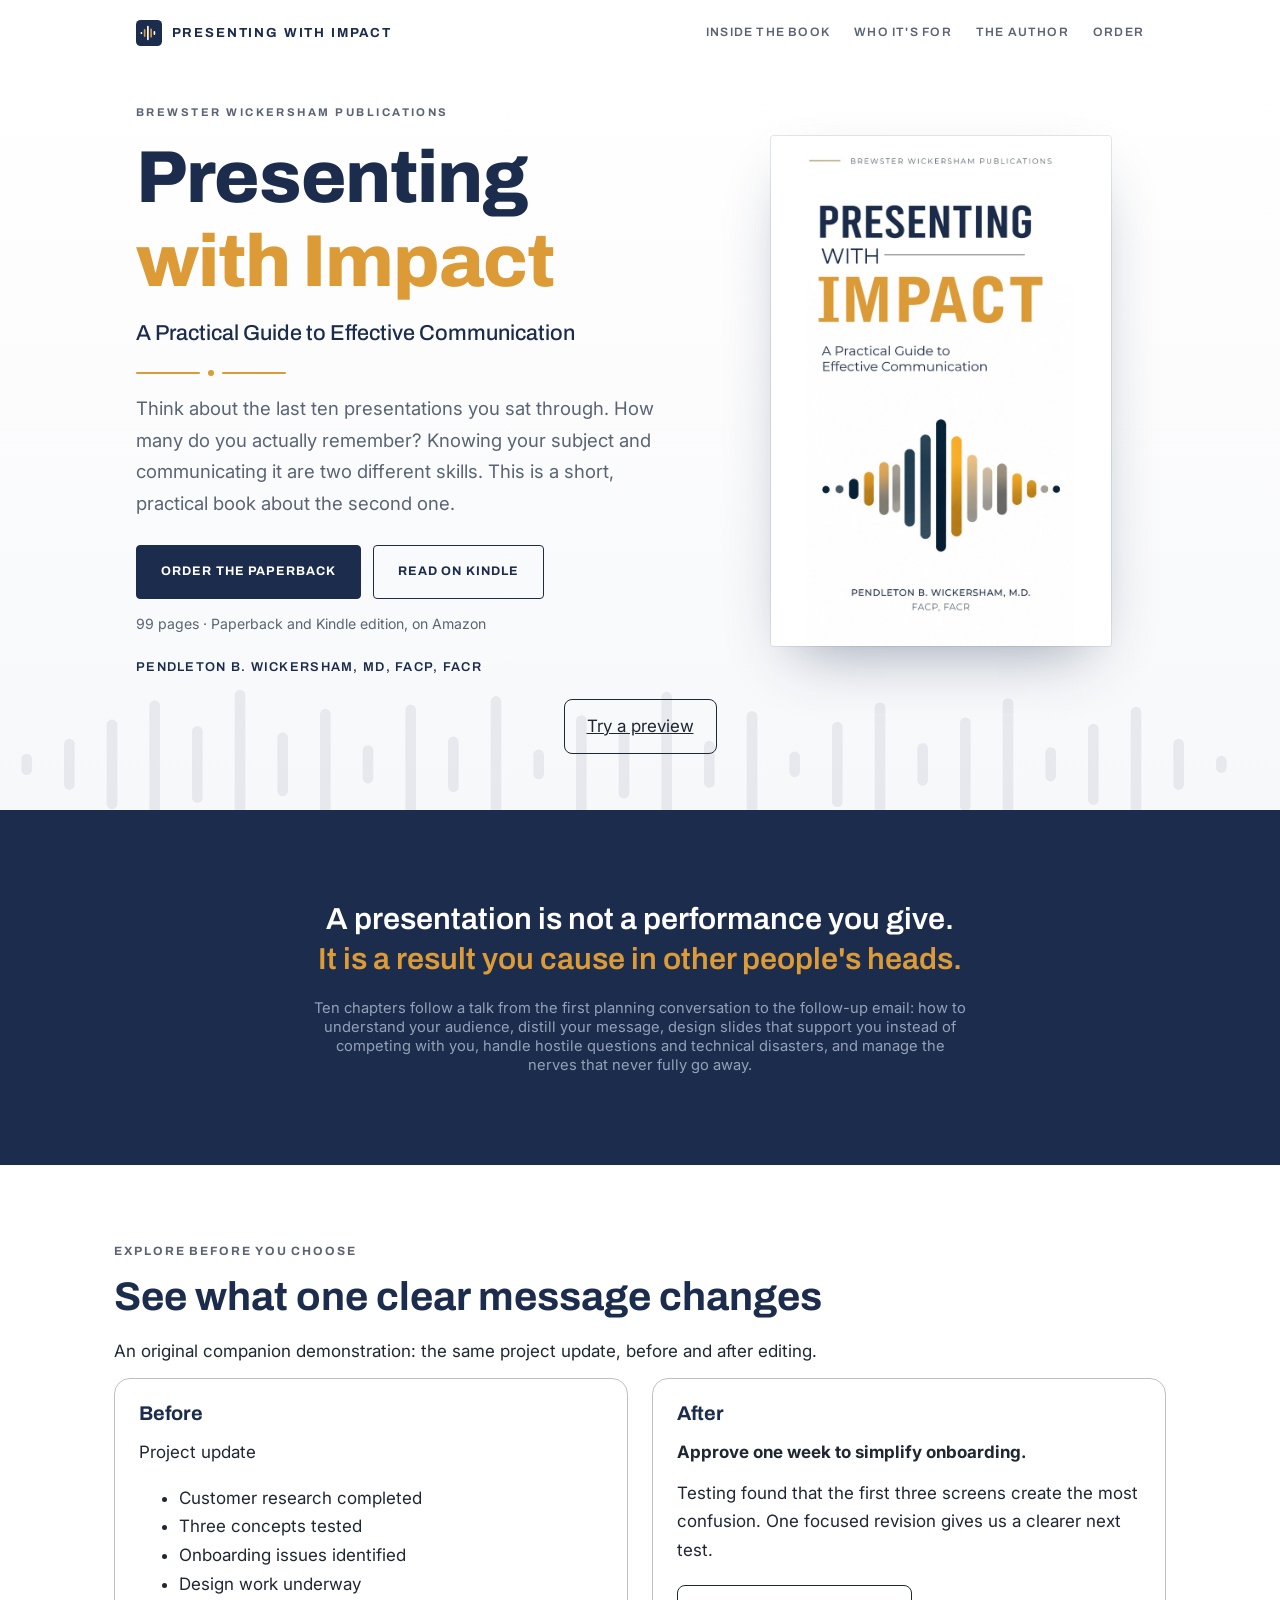
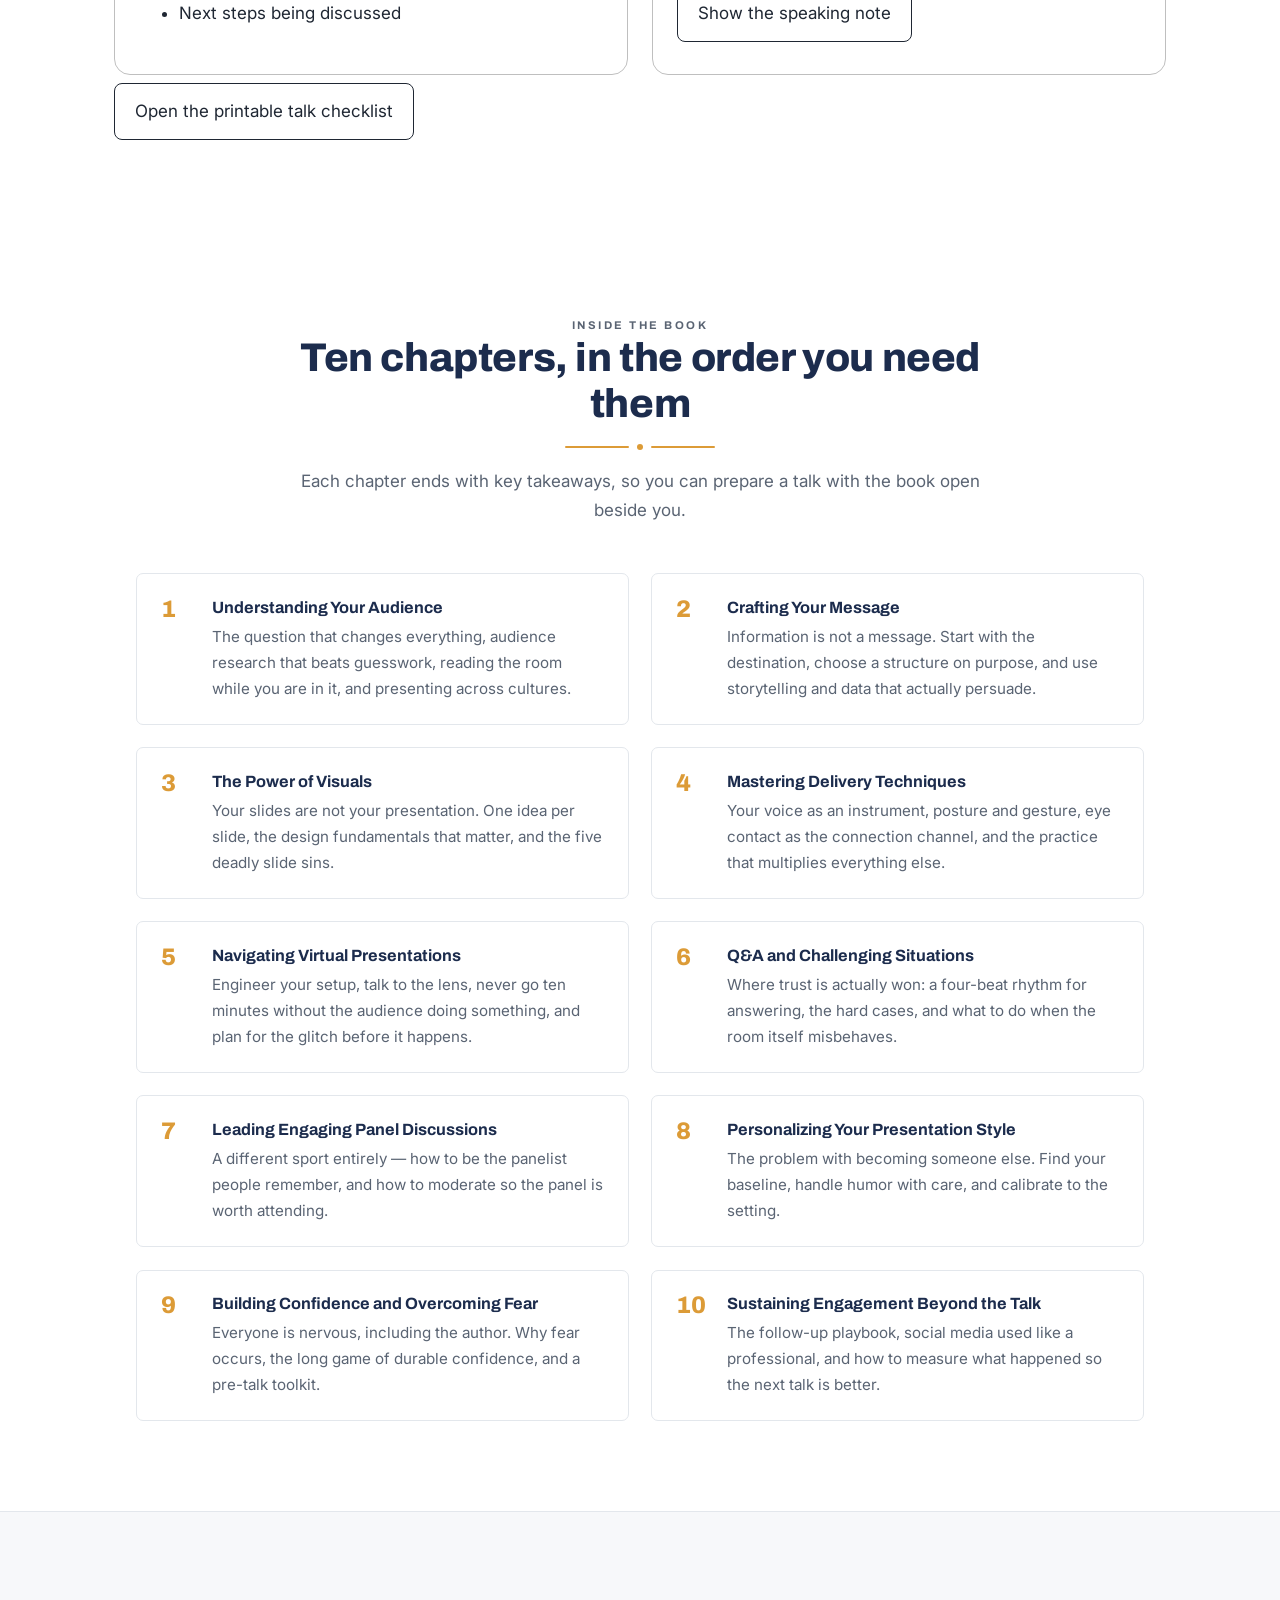
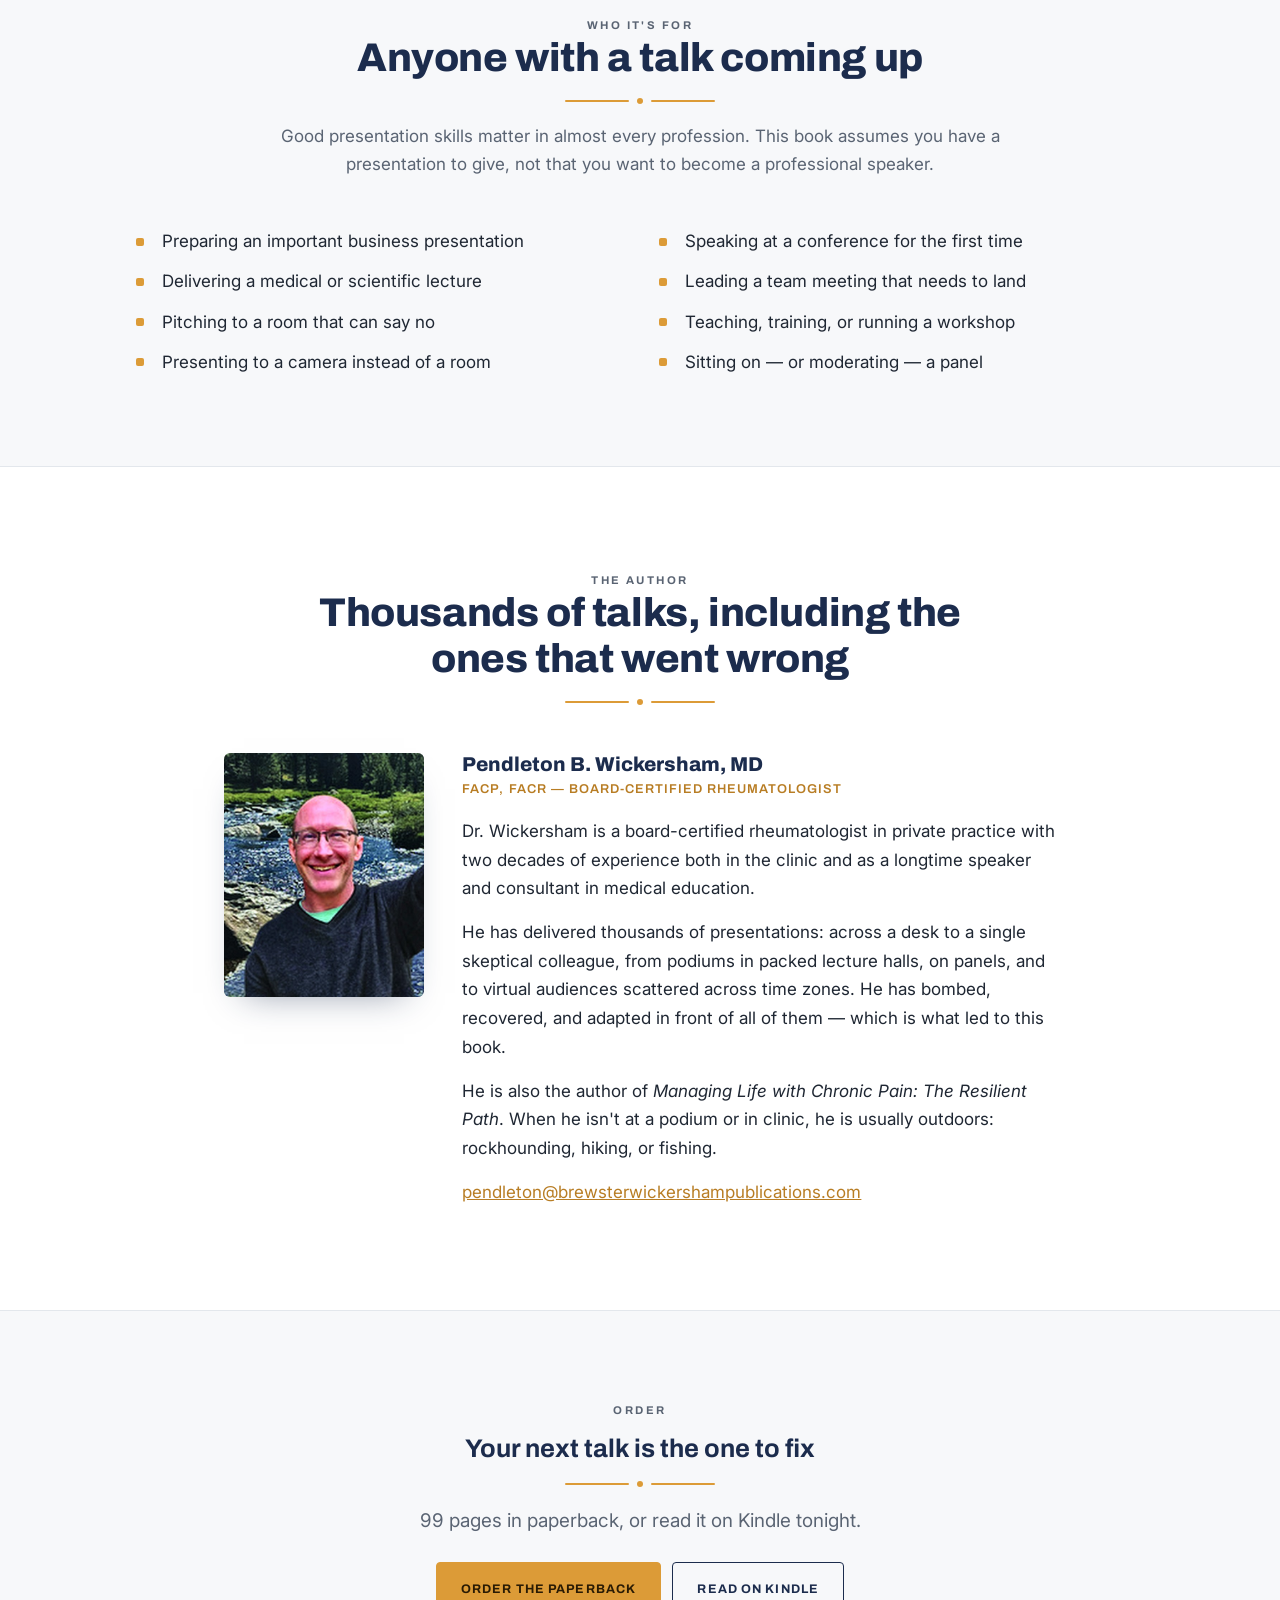
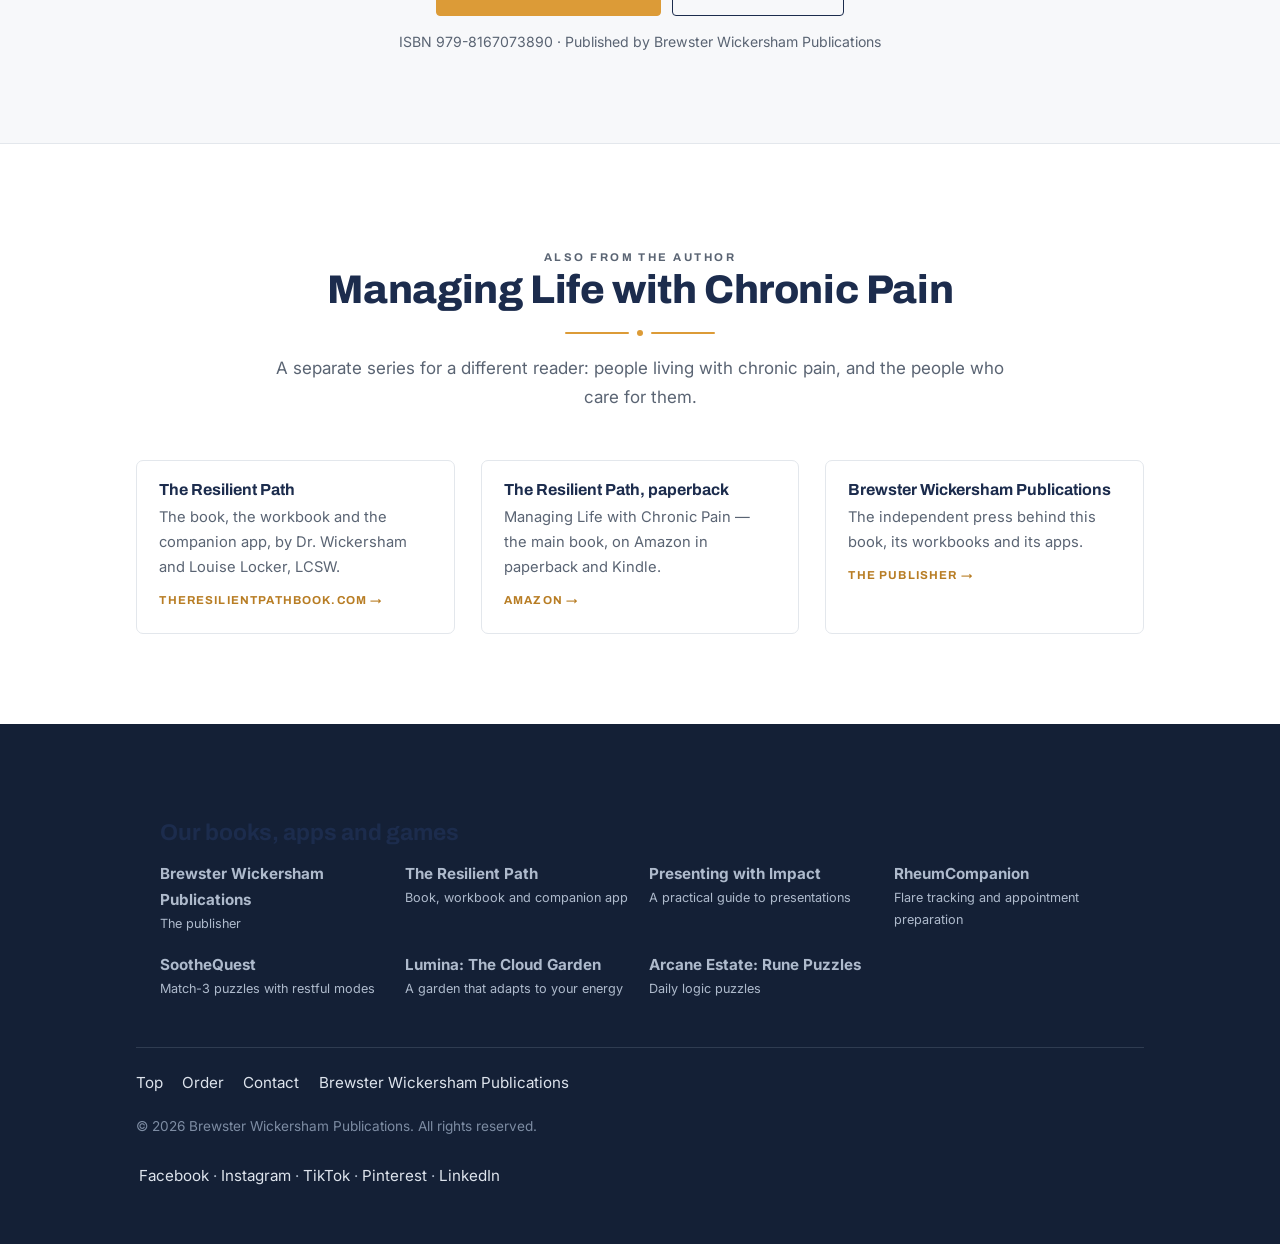
<file: index.html>
<!DOCTYPE html>

<html lang="en">
<head>
<meta charset="utf-8"/>
<meta content="width=device-width, initial-scale=1" name="viewport"/>
<title>Presenting with Impact — A Practical Guide to Effective Communication | Pendleton B. Wickersham, MD</title>
<meta content="Think about the last ten presentations you sat through. How many do you actually remember? Presenting with Impact is a practical guide to public speaking, slides, delivery, virtual talks, Q&amp;A and stage nerves, by Pendleton B. Wickersham, MD, FACP, FACR." name="description"/>
<meta content="Pendleton B. Wickersham, MD" name="author"/>
<meta content="presentation skills, public speaking book, how to give a presentation, slide design, virtual presentations, Q and A, panel discussions, speaking anxiety, Pendleton Wickersham, Presenting with Impact" name="keywords"/>
<meta content="index, follow" name="robots"/>
<link href="https://presentingwithimpactbook.com/" rel="canonical"/>
<meta content="book" property="og:type"/>
<meta content="Presenting with Impact" property="og:site_name"/>
<meta content="Presenting with Impact — A Practical Guide to Effective Communication" property="og:title"/>
<meta content="Think about the last ten presentations you sat through. How many do you actually remember? A practical guide to giving talks people remember." property="og:description"/>
<meta content="https://presentingwithimpactbook.com/" property="og:url"/>
<meta content="https://presentingwithimpactbook.com/images/og-image.jpg" property="og:image"/>
<meta content="https://presentingwithimpactbook.com/images/og-image.jpg" property="og:image:secure_url"/>
<meta content="image/jpeg" property="og:image:type"/>
<meta content="1200" property="og:image:width"/>
<meta content="630" property="og:image:height"/>
<meta content="Presenting with Impact: A Practical Guide to Effective Communication, by Pendleton B. Wickersham, MD" property="og:image:alt"/>
<meta content="summary_large_image" name="twitter:card"/>
<meta content="Presenting with Impact — A Practical Guide to Effective Communication" name="twitter:title"/>
<meta content="A practical guide to giving talks people actually remember, by Pendleton B. Wickersham, MD, FACP, FACR." name="twitter:description"/>
<meta content="https://presentingwithimpactbook.com/images/og-image.jpg" name="twitter:image"/>
<link href="images/favicon.png" rel="icon" sizes="64x64"/>
<link href="images/icon.png" rel="icon" sizes="512x512"/>
<link href="images/apple-touch-icon.png" rel="apple-touch-icon"/>
<link href="https://fonts.googleapis.com" rel="preconnect"/>
<link crossorigin="" href="https://fonts.gstatic.com" rel="preconnect"/>
<link href="https://fonts.googleapis.com/css2?family=Archivo:wght@500;600;700;800&amp;family=Inter:wght@400;500;600&amp;display=swap" rel="stylesheet"/>
<link href="site.css" rel="stylesheet"/>
<!-- Structured data: the book, its two editions, the author and the publisher.
     Keep the ISBN, page counts and Amazon URLs in step with the listings. -->
<script type="application/ld+json">
{
  "@context": "https://schema.org",
  "@graph": [
    {
      "@type": "WebSite",
      "@id": "https://presentingwithimpactbook.com/#website",
      "url": "https://presentingwithimpactbook.com/",
      "name": "Presenting with Impact",
      "inLanguage": "en-US",
      "publisher": { "@id": "https://brewsterwickershampublications.com/#organization" }
    },
    {
      "@type": "Organization",
      "@id": "https://brewsterwickershampublications.com/#organization",
      "name": "Brewster Wickersham Publications",
      "url": "https://brewsterwickershampublications.com/",
      "logo": "https://brewsterwickershampublications.com/logo.jpg",
      "email": "info@brewsterwickershampublications.com"
    },
    {
      "@type": "Person",
      "@id": "https://theresilientpathbook.com/#pendleton-wickersham",
      "name": "Pendleton B. Wickersham",
      "honorificSuffix": "MD, FACP, FACR",
      "jobTitle": "Board-certified rheumatologist",
      "description": "Board-certified rheumatologist in private practice, longtime speaker and consultant in medical education, and author of Presenting with Impact and Managing Life with Chronic Pain: The Resilient Path.",
      "email": "pendleton@brewsterwickershampublications.com",
      "url": "https://presentingwithimpactbook.com/#author",
      "sameAs": [
        "https://www.amazon.com/stores/author/B004TYIEZQ",
        "https://theresilientpathbook.com/"
      ]
    },
    {
      "@type": "Book",
      "@id": "https://presentingwithimpactbook.com/#book",
      "name": "Presenting with Impact: A Practical Guide to Effective Communication",
      "alternateName": "Presenting with Impact",
      "description": "A practical guide to improving your public speaking, building confidence and delivering presentations that connect: understanding your audience, crafting a message, slide design, delivery, virtual presentations, Q&A, panels, personal style, speaking anxiety and follow-up.",
      "url": "https://presentingwithimpactbook.com/",
      "image": "https://presentingwithimpactbook.com/images/cover.jpg",
      "author": { "@id": "https://theresilientpathbook.com/#pendleton-wickersham" },
      "publisher": { "@id": "https://brewsterwickershampublications.com/#organization" },
      "inLanguage": "en",
      "datePublished": "2026-11-01",
      "genre": "Business & Money / Skills / Communications",
      "about": ["Public speaking", "Presentation skills", "Business communication", "Slide design", "Virtual presentations"],
      "workExample": [
        {
          "@type": "Book",
          "@id": "https://presentingwithimpactbook.com/#paperback",
          "bookFormat": "https://schema.org/Paperback",
          "isbn": "9798167073890",
          "numberOfPages": 99,
          "datePublished": "2026-11-01",
          "inLanguage": "en",
          "url": "https://www.amazon.com/dp/B0HQ2JQ6SQ"
        },
        {
          "@type": "Book",
          "@id": "https://presentingwithimpactbook.com/#kindle",
          "bookFormat": "https://schema.org/EBook",
          "numberOfPages": 107,
          "datePublished": "2026-11-01",
          "inLanguage": "en",
          "url": "https://www.amazon.com/dp/B0HQ1P6CZH",
          "identifier": { "@type": "PropertyValue", "propertyID": "ASIN", "value": "B0HQ1P6CZH" }
        }
      ]
    }
  ]
}
</script>
<link href="experience.css" rel="stylesheet"/>
</head>
<body>
<a class="skip" href="#main">Skip to content</a>
<!-- ==================== nav ==================== -->
<header class="nav" id="nav">
<div class="wrap nav__in">
<a class="brand" href="#top">
<svg aria-hidden="true" viewbox="0 0 40 40">
<rect fill="#1C2C4D" height="40" rx="7" width="40"></rect>
<g fill="#fff">
<rect height="3" rx="1.3" width="2.6" x="7" y="18.5"></rect>
<rect fill="#DC9B37" height="12" rx="1.3" width="2.6" x="12" y="14"></rect>
<rect height="22" rx="1.3" width="2.6" x="17" y="9"></rect>
<rect fill="#DC9B37" height="14" rx="1.3" width="2.6" x="22" y="13"></rect>
<rect height="6" rx="1.3" width="2.6" x="27" y="17"></rect>
</g>
</svg>
<b>Presenting with Impact</b>
</a>
<button aria-controls="navlinks" aria-expanded="false" aria-label="Menu" class="nav__toggle">
<span></span><span></span><span></span>
</button>
<nav class="nav__links" id="navlinks">
<a href="#inside">Inside the book</a>
<a href="#who">Who it's for</a>
<a href="#author">The author</a>
<a href="#order">Order</a>
</nav>
</div>
</header>
<main id="main">
<!-- ==================== hero ==================== -->
<section class="hero" id="top">
<svg aria-hidden="true" class="hero__wave" preserveaspectratio="none" viewbox="0 0 1200 160">
<g fill="#1C2C4D">
<rect height="20" rx="5" width="10" x="20" y="70"></rect><rect height="48" rx="5" width="10" x="60" y="56"></rect>
<rect height="84" rx="5" width="10" x="100" y="38"></rect><rect height="120" rx="5" width="10" x="140" y="20"></rect>
<rect height="72" rx="5" width="10" x="180" y="44"></rect><rect height="140" rx="5" width="10" x="220" y="10"></rect>
<rect height="60" rx="5" width="10" x="260" y="50"></rect><rect height="104" rx="5" width="10" x="300" y="28"></rect>
<rect height="36" rx="5" width="10" x="340" y="62"></rect><rect height="112" rx="5" width="10" x="380" y="24"></rect>
<rect height="52" rx="5" width="10" x="420" y="54"></rect><rect height="128" rx="5" width="10" x="460" y="16"></rect>
<rect height="28" rx="5" width="10" x="500" y="66"></rect><rect height="92" rx="5" width="10" x="540" y="34"></rect>
<rect height="64" rx="5" width="10" x="580" y="48"></rect><rect height="136" rx="5" width="10" x="620" y="12"></rect>
<rect height="44" rx="5" width="10" x="660" y="58"></rect><rect height="100" rx="5" width="10" x="700" y="30"></rect>
<rect height="24" rx="5" width="10" x="740" y="68"></rect><rect height="80" rx="5" width="10" x="780" y="40"></rect>
<rect height="116" rx="5" width="10" x="820" y="22"></rect><rect height="40" rx="5" width="10" x="860" y="60"></rect>
<rect height="88" rx="5" width="10" x="900" y="36"></rect><rect height="124" rx="5" width="10" x="940" y="18"></rect>
<rect height="32" rx="5" width="10" x="980" y="64"></rect><rect height="76" rx="5" width="10" x="1020" y="42"></rect>
<rect height="108" rx="5" width="10" x="1060" y="26"></rect><rect height="48" rx="5" width="10" x="1100" y="56"></rect>
<rect height="16" rx="5" width="10" x="1140" y="72"></rect>
</g>
</svg>
<div class="wrap hero__in">
<div>
<p class="eyebrow">Brewster Wickersham Publications</p>
<h1>Presenting<em>with Impact</em></h1>
<p class="hero__sub">A Practical Guide to Effective Communication</p>
<div class="rule" style="justify-content:flex-start"><i></i></div>
<p class="hero__lede">
        Think about the last ten presentations you sat through. How many do you actually remember?
        Knowing your subject and communicating it are two different skills. This is a short, practical
        book about the second one.
      </p>
<div class="btns">
<a class="btn" href="https://www.amazon.com/dp/B0HQ2JQ6SQ" rel="noopener" target="_blank">Order the paperback</a>
<a class="btn btn--ghost" href="https://www.amazon.com/dp/B0HQ1P6CZH" rel="noopener" target="_blank">Read on Kindle</a>
</div>
<p class="fmt-note">99 pages · Paperback and Kindle edition, on Amazon</p>
<p class="hero__by">Pendleton B. Wickersham, MD, FACP, FACR</p>
</div>
<div class="hero__art">
<img alt="Presenting with Impact: A Practical Guide to Effective Communication — book cover" fetchpriority="high" height="1200" src="images/cover.jpg" width="800"/>
</div>
</div>
<a class="preview-link" href="#try-it">Try a preview</a></section>
<!-- ==================== premise ==================== -->
<section class="sec sec--navy">
<div class="wrap quote">
<p>A presentation is not a performance you give.<span>It is a result you cause in other people's heads.</span></p>
<p class="src">
      Ten chapters follow a talk from the first planning conversation to the follow-up email: how to
      understand your audience, distill your message, design slides that support you instead of
      competing with you, handle hostile questions and technical disasters, and manage the nerves
      that never fully go away.
    </p>
</div>
</section>
<!-- ==================== inside the book ==================== -->
<section class="experience" id="try-it"><p class="eyebrow">Explore before you choose</p><h2>See what one clear message changes</h2><p>An original companion demonstration: the same project update, before and after editing.</p><div class="demo-grid"><div class="demo-panel"><h3>Before</h3><p>Project update</p><ul><li>Customer research completed</li><li>Three concepts tested</li><li>Onboarding issues identified</li><li>Design work underway</li><li>Next steps being discussed</li></ul></div><div class="demo-panel"><h3>After</h3><p id="slide-message"><strong>Approve one week to simplify onboarding.</strong></p><p>Testing found that the first three screens create the most confusion. One focused revision gives us a clearer next test.</p><button aria-pressed="false" id="slide-toggle">Show the speaking note</button><p hidden="" id="slide-note">Lead with the decision you need. Use the slide for the conclusion, then explain the evidence aloud.</p></div></div><a class="action" href="checklist.html">Open the printable talk checklist</a></section>
<section class="sec" id="inside">
<div class="wrap">
<div class="sec__head">
<p class="eyebrow">Inside the book</p>
<h2>Ten chapters, in the order you need them</h2>
<div class="rule"><i></i></div>
<p>Each chapter ends with key takeaways, so you can prepare a talk with the book open beside you.</p>
</div>
<div class="chapters">
<article class="chapter"><b>1</b><div>
<h3>Understanding Your Audience</h3>
<p>The question that changes everything, audience research that beats guesswork, reading the room while you are in it, and presenting across cultures.</p>
</div></article>
<article class="chapter"><b>2</b><div>
<h3>Crafting Your Message</h3>
<p>Information is not a message. Start with the destination, choose a structure on purpose, and use storytelling and data that actually persuade.</p>
</div></article>
<article class="chapter"><b>3</b><div>
<h3>The Power of Visuals</h3>
<p>Your slides are not your presentation. One idea per slide, the design fundamentals that matter, and the five deadly slide sins.</p>
</div></article>
<article class="chapter"><b>4</b><div>
<h3>Mastering Delivery Techniques</h3>
<p>Your voice as an instrument, posture and gesture, eye contact as the connection channel, and the practice that multiplies everything else.</p>
</div></article>
<article class="chapter"><b>5</b><div>
<h3>Navigating Virtual Presentations</h3>
<p>Engineer your setup, talk to the lens, never go ten minutes without the audience doing something, and plan for the glitch before it happens.</p>
</div></article>
<article class="chapter"><b>6</b><div>
<h3>Q&amp;A and Challenging Situations</h3>
<p>Where trust is actually won: a four-beat rhythm for answering, the hard cases, and what to do when the room itself misbehaves.</p>
</div></article>
<article class="chapter"><b>7</b><div>
<h3>Leading Engaging Panel Discussions</h3>
<p>A different sport entirely — how to be the panelist people remember, and how to moderate so the panel is worth attending.</p>
</div></article>
<article class="chapter"><b>8</b><div>
<h3>Personalizing Your Presentation Style</h3>
<p>The problem with becoming someone else. Find your baseline, handle humor with care, and calibrate to the setting.</p>
</div></article>
<article class="chapter"><b>9</b><div>
<h3>Building Confidence and Overcoming Fear</h3>
<p>Everyone is nervous, including the author. Why fear occurs, the long game of durable confidence, and a pre-talk toolkit.</p>
</div></article>
<article class="chapter"><b>10</b><div>
<h3>Sustaining Engagement Beyond the Talk</h3>
<p>The follow-up playbook, social media used like a professional, and how to measure what happened so the next talk is better.</p>
</div></article>
</div>
</div>
</section>
<!-- ==================== who it's for ==================== -->
<section class="sec sec--tint" id="who">
<div class="wrap">
<div class="sec__head">
<p class="eyebrow">Who it's for</p>
<h2>Anyone with a talk coming up</h2>
<div class="rule"><i></i></div>
<p>Good presentation skills matter in almost every profession. This book assumes you have a
         presentation to give, not that you want to become a professional speaker.</p>
</div>
<ul class="ticks two-col">
<li>Preparing an important business presentation</li>
<li>Speaking at a conference for the first time</li>
<li>Delivering a medical or scientific lecture</li>
<li>Leading a team meeting that needs to land</li>
<li>Pitching to a room that can say no</li>
<li>Teaching, training, or running a workshop</li>
<li>Presenting to a camera instead of a room</li>
<li>Sitting on — or moderating — a panel</li>
</ul>
</div>
</section>
<!-- ==================== author ==================== -->
<section class="sec" id="author">
<div class="wrap">
<div class="sec__head">
<p class="eyebrow">The author</p>
<h2>Thousands of talks, including the ones that went wrong</h2>
<div class="rule"><i></i></div>
</div>
<div class="author">
<img alt="Pendleton B. Wickersham, MD" height="500" onerror="this.style.display='none'" src="images/author-wickersham.jpg" width="400"/>
<div>
<h3>Pendleton B. Wickersham, MD</h3>
<p class="creds">FACP, FACR — Board-certified rheumatologist</p>
<p>
          Dr. Wickersham is a board-certified rheumatologist in private practice with two decades of
          experience both in the clinic and as a longtime speaker and consultant in medical education.
        </p>
<p>
          He has delivered thousands of presentations: across a desk to a single skeptical colleague,
          from podiums in packed lecture halls, on panels, and to virtual audiences scattered across
          time zones. He has bombed, recovered, and adapted in front of all of them — which is what
          led to this book.
        </p>
<p>
          He is also the author of <em>Managing Life with Chronic Pain: The Resilient Path</em>. When he
          isn't at a podium or in clinic, he is usually outdoors: rockhounding, hiking, or fishing.
        </p>
<p><a href="mailto:pendleton@brewsterwickershampublications.com">pendleton@brewsterwickershampublications.com</a></p>
</div>
</div>
</div>
</section>
<!-- ==================== order ==================== -->
<section class="sec sec--tint order" id="order">
<div class="wrap">
<p class="eyebrow">Order</p>
<h2>Your next talk is the one to fix</h2>
<div class="rule"><i></i></div>
<p class="lede" style="max-width:36rem;margin:1rem auto 0">
      99 pages in paperback, or read it on Kindle tonight.
    </p>
<div class="btns">
<a class="btn btn--amber" href="https://www.amazon.com/dp/B0HQ2JQ6SQ" rel="noopener" target="_blank">Order the paperback</a>
<a class="btn btn--ghost" href="https://www.amazon.com/dp/B0HQ1P6CZH" rel="noopener" target="_blank">Read on Kindle</a>
</div>
<p class="fmt-note">ISBN 979-8167073890 · Published by Brewster Wickersham Publications</p>
</div>
</section>
<!-- ==================== also from the publisher ==================== -->
<section class="sec">
<div class="wrap">
<div class="sec__head">
<p class="eyebrow">Also from the author</p>
<h2>Managing Life with Chronic Pain</h2>
<div class="rule"><i></i></div>
<p>A separate series for a different reader: people living with chronic pain, and the people
         who care for them.</p>
</div>
<div class="also">
<a href="https://theresilientpathbook.com/" rel="noopener" target="_blank">
<h3>The Resilient Path</h3>
<p>The book, the workbook and the companion app, by Dr. Wickersham and Louise Locker, LCSW.</p>
<span>theresilientpathbook.com →</span>
</a>
<a href="https://www.amazon.com/dp/B0HJ1NMXLL" rel="noopener" target="_blank">
<h3>The Resilient Path, paperback</h3>
<p>Managing Life with Chronic Pain — the main book, on Amazon in paperback and Kindle.</p>
<span>Amazon →</span>
</a>
<a href="https://brewsterwickershampublications.com/" rel="noopener" target="_blank">
<h3>Brewster Wickersham Publications</h3>
<p>The independent press behind this book, its workbooks and its apps.</p>
<span>The publisher →</span>
</a>
</div>
</div>
</section>
</main>
<!-- ==================== footer ==================== -->
<footer>
<div class="wrap">
<section aria-label="All our websites" class="network-links"><h2>Our books, apps and games</h2><ul class="network-catalog"><li><a href="https://brewsterwickershampublications.com/">Brewster Wickersham Publications</a><small>The publisher</small></li><li><a href="https://theresilientpathbook.com/">The Resilient Path</a><small>Book, workbook and companion app</small></li><li><a href="https://presentingwithimpactbook.com/">Presenting with Impact</a><small>A practical guide to presentations</small></li><li><a href="https://www.rheumcompanion.com/">RheumCompanion</a><small>Flare tracking and appointment preparation</small></li><li><a href="https://www.soothequest.com/">SootheQuest</a><small>Match-3 puzzles with restful modes</small></li><li><a href="https://www.luminacloudgarden.com/">Lumina: The Cloud Garden</a><small>A garden that adapts to your energy</small></li><li><a href="https://www.arcaneestategame.com/">Arcane Estate: Rune Puzzles</a><small>Daily logic puzzles</small></li></ul></section>
<nav aria-label="Footer">
<a href="#top">Top</a>
<a href="#order">Order</a>
<a href="mailto:info@brewsterwickershampublications.com">Contact</a>
<a href="https://brewsterwickershampublications.com/" rel="noopener" target="_blank">Brewster Wickersham Publications</a>
</nav>
<p class="copyright">© <span id="yr">2026</span> Brewster Wickersham Publications. All rights reserved.</p>
</div>
<p class="social-links"><a href="https://www.facebook.com/WeareBrewsterWickershamPublications/">Facebook</a> · <a href="https://www.instagram.com/brewsterwickershampublication/">Instagram</a> · <a href="https://www.tiktok.com/@brewster.wickersh">TikTok</a> · <a href="https://www.pinterest.com/brewsterwickershampublications/">Pinterest</a> · <a href="https://www.linkedin.com/company/brewster-wickersham-publications/">LinkedIn</a></p></footer>
<script>
(function () {
  var nav = document.getElementById('nav');
  var onScroll = function () { nav.classList.toggle('is-stuck', window.scrollY > 8); };
  onScroll();
  window.addEventListener('scroll', onScroll, { passive: true });

  var toggle = document.querySelector('.nav__toggle');
  var links = document.getElementById('navlinks');
  toggle.addEventListener('click', function () {
    var open = links.classList.toggle('open');
    toggle.setAttribute('aria-expanded', open ? 'true' : 'false');
  });
  links.addEventListener('click', function (e) {
    if (e.target.tagName === 'A') {
      links.classList.remove('open');
      toggle.setAttribute('aria-expanded', 'false');
    }
  });

  document.getElementById('yr').textContent = new Date().getFullYear();
})();
</script>
<script defer="" src="demo.js"></script></body>
</html>
</file>
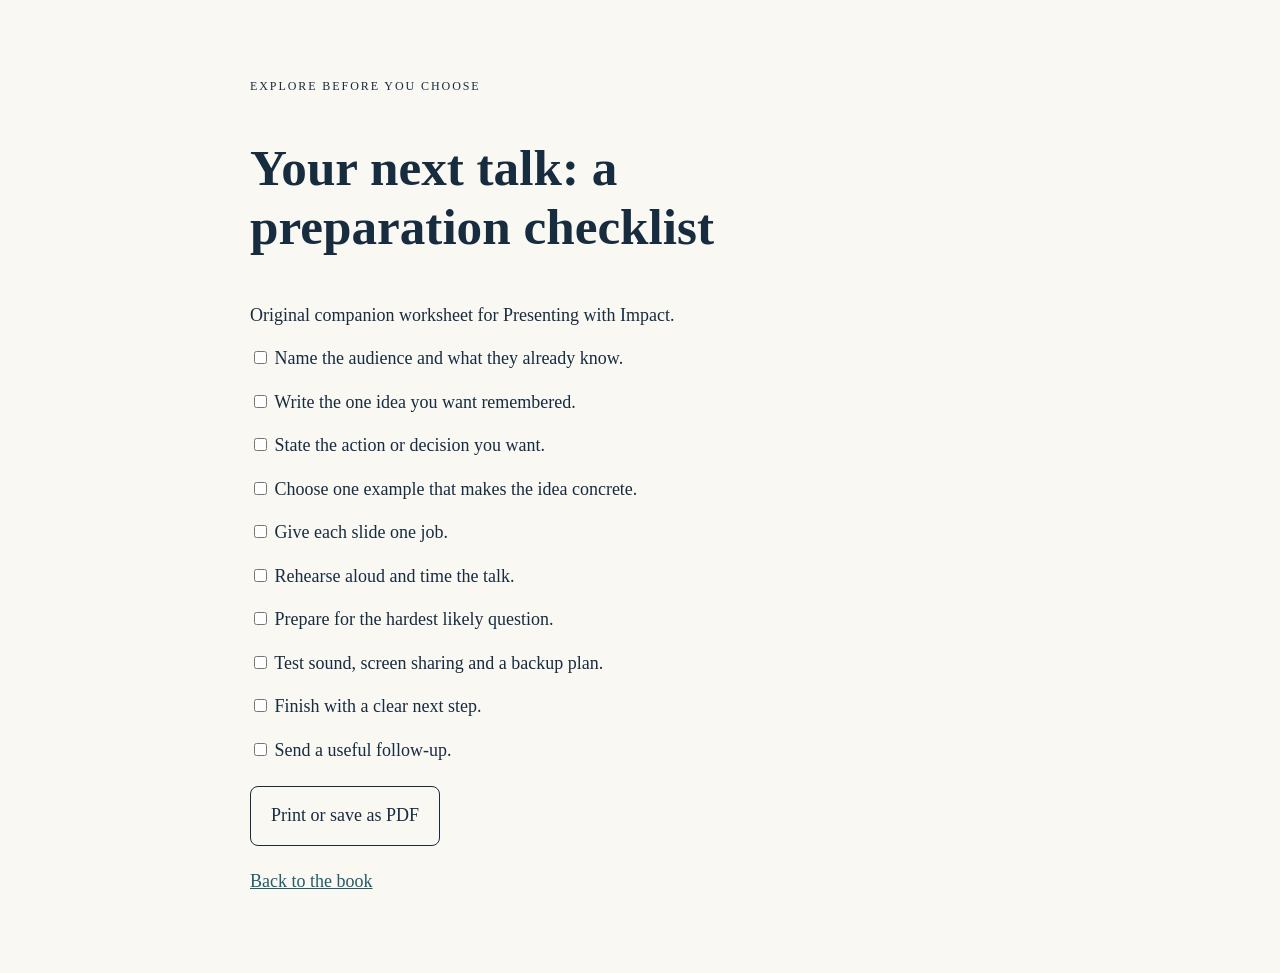
<file: checklist.html>
<!DOCTYPE html>
<html lang="en"><head><meta charset="utf-8"/><meta content="width=device-width,initial-scale=1" name="viewport"/><title>Talk preparation checklist</title><link href="experience.css" rel="stylesheet"/><style>body{font:18px/1.75 Georgia,serif;background:#faf8f3;color:#182c40;margin:0}.experience{max-width:780px}a{color:#235d69}</style></head><body><main><section class="experience" id="try-it"><p class="eyebrow">Explore before you choose</p><h1>Your next talk: a preparation checklist</h1><p>Original companion worksheet for Presenting with Impact.</p><p><label><input type="checkbox"/> Name the audience and what they already know.</label></p><p><label><input type="checkbox"/> Write the one idea you want remembered.</label></p><p><label><input type="checkbox"/> State the action or decision you want.</label></p><p><label><input type="checkbox"/> Choose one example that makes the idea concrete.</label></p><p><label><input type="checkbox"/> Give each slide one job.</label></p><p><label><input type="checkbox"/> Rehearse aloud and time the talk.</label></p><p><label><input type="checkbox"/> Prepare for the hardest likely question.</label></p><p><label><input type="checkbox"/> Test sound, screen sharing and a backup plan.</label></p><p><label><input type="checkbox"/> Finish with a clear next step.</label></p><p><label><input type="checkbox"/> Send a useful follow-up.</label></p><button onclick="window.print()">Print or save as PDF</button><p><a href="/">Back to the book</a></p></section></main></body></html>
</file>
<file: site.css>
/* ============================================================
   Presenting with Impact — shared styles.
   Palette sampled from the printed cover: navy #1C2C4D,
   amber #DC9B37, white. The waveform is the cover's motif.
   ============================================================ */
:root{
  --navy:#1C2C4D;
  --navy-deep:#142036;
  --amber:#DC9B37;
  --amber-dark:#B87D24;
  --ink:#1F2733;
  --ink-soft:#5A6473;
  --rule:#E3E7EC;
  --paper:#FFFFFF;
  --paper-warm:#F7F8FA;
  --display:'Archivo',system-ui,-apple-system,"Segoe UI",sans-serif;
  --body:'Inter',system-ui,-apple-system,"Segoe UI",sans-serif;
  --wrap:1120px;
  --gut:clamp(20px,5vw,56px);
}
*{box-sizing:border-box}
html{scroll-behavior:smooth}
@media (prefers-reduced-motion:reduce){
  html{scroll-behavior:auto}
  *,*::before,*::after{animation-duration:.01ms!important;animation-iteration-count:1!important;transition-duration:.01ms!important}
}
body{
  margin:0;background:var(--paper);color:var(--ink);
  font-family:var(--body);font-size:1.0625rem;line-height:1.7;
  -webkit-font-smoothing:antialiased;
}
img{max-width:100%;display:block;height:auto}
a{color:var(--amber-dark)}
.wrap{max-width:var(--wrap);margin:0 auto;padding-inline:var(--gut)}
.skip{position:absolute;left:-9999px;top:0;background:var(--navy);color:#fff;padding:10px 16px;z-index:100}
.skip:focus{left:0}
:focus-visible{outline:2px solid var(--amber);outline-offset:3px}

/* ---------- type ---------- */
h1,h2,h3,h4{font-family:var(--display);color:var(--navy);margin:0;line-height:1.14}
.eyebrow{
  font-family:var(--display);font-size:.7rem;font-weight:700;letter-spacing:.22em;
  text-transform:uppercase;color:var(--ink-soft);margin:0 0 .9rem;
}
.lede{font-size:1.18rem;color:var(--ink-soft)}

/* ---------- header ---------- */
.nav{position:sticky;top:0;z-index:60;background:rgba(255,255,255,.92);backdrop-filter:blur(10px);
     border-bottom:1px solid transparent;transition:border-color .3s,box-shadow .3s}
.nav.is-stuck{border-bottom-color:var(--rule);box-shadow:0 6px 22px rgba(28,44,77,.06)}
.nav__in{display:flex;align-items:center;gap:1.2rem;height:66px}
.brand{display:flex;align-items:center;gap:.6rem;text-decoration:none;margin-right:auto}
.brand svg{width:26px;height:26px;flex:0 0 26px}
.brand b{font-family:var(--display);font-size:.82rem;font-weight:700;letter-spacing:.14em;
         text-transform:uppercase;color:var(--navy)}
.nav__links{display:flex;gap:1.5rem;align-items:center}
.nav__links a{font-family:var(--display);font-size:.76rem;font-weight:600;letter-spacing:.1em;
  text-transform:uppercase;color:var(--ink-soft);text-decoration:none;padding:.3rem 0;
  border-bottom:1px solid transparent;transition:color .2s,border-color .2s}
.nav__links a:hover,.nav__links a:focus-visible{color:var(--navy);border-bottom-color:var(--amber)}
.nav__toggle{display:none;background:none;border:0;padding:.5rem;cursor:pointer}
.nav__toggle span{display:block;width:22px;height:2px;background:var(--navy);margin:4px 0}

/* ---------- buttons ---------- */
.btn{
  display:inline-flex;align-items:center;justify-content:center;gap:.5rem;
  font-family:var(--display);font-size:.78rem;font-weight:700;letter-spacing:.09em;
  text-transform:uppercase;text-decoration:none;padding:.95rem 1.5rem;border-radius:4px;
  background:var(--navy);color:#fff;border:1.5px solid var(--navy);cursor:pointer;
  transition:background .2s,color .2s,border-color .2s,transform .2s;
}
.btn:hover,.btn:focus-visible{background:var(--navy-deep);border-color:var(--navy-deep);transform:translateY(-2px)}
.btn--amber{background:var(--amber);border-color:var(--amber);color:#2A1B04}
.btn--amber:hover,.btn--amber:focus-visible{background:var(--amber-dark);border-color:var(--amber-dark);color:#fff}
.btn--ghost{background:transparent;color:var(--navy)}
.btn--ghost:hover,.btn--ghost:focus-visible{background:var(--navy);color:#fff}
.btns{display:flex;flex-wrap:wrap;gap:.7rem;margin-top:1.6rem}
.fmt-note{font-size:.88rem;color:var(--ink-soft);margin:.85rem 0 0}

/* ---------- hero ---------- */
.hero{position:relative;overflow:hidden;padding:clamp(2rem,4svh,3.4rem) 0 clamp(2rem,4svh,3.2rem);
      background:linear-gradient(180deg,#fff 0%,var(--paper-warm) 100%)}
.hero__wave{position:absolute;inset:auto 0 -40px 0;width:100%;opacity:.07;z-index:0;pointer-events:none}
.hero__in{position:relative;z-index:1;display:grid;grid-template-columns:1.15fr .85fr;
          gap:clamp(1.8rem,4vw,3.6rem);align-items:center}
.hero h1{font-size:clamp(2.4rem,min(6.4vw,9svh),4.6rem);font-weight:800;letter-spacing:-.015em}
.hero h1 em{display:block;font-style:normal;color:var(--amber)}
.hero__sub{font-family:var(--display);font-size:clamp(1.05rem,2.2vw,1.35rem);font-weight:500;
           color:var(--navy);margin:.7rem 0 0}
.hero__lede{font-size:clamp(1.02rem,2.6svh,1.16rem);margin:1.1rem 0 0;max-width:34rem;color:var(--ink-soft)}
.hero__by{font-family:var(--display);font-size:.8rem;font-weight:600;letter-spacing:.1em;
          text-transform:uppercase;color:var(--navy);margin:1.3rem 0 0}
.hero__art img{
  width:100%;max-width:min(340px,100%);margin-inline:auto;border-radius:3px;
  box-shadow:0 26px 60px -24px rgba(28,44,77,.45),0 0 0 1px var(--rule);
}

/* ---------- sections ---------- */
.sec{padding:clamp(3.2rem,7vw,5.6rem) 0}
.sec--tint{background:var(--paper-warm);border-block:1px solid var(--rule)}
.sec--navy{background:var(--navy);color:#DDE3EC}
.sec--navy h2,.sec--navy h3{color:#fff}
.sec--navy .eyebrow{color:#93A2B8}
.sec__head{max-width:46rem;margin:0 auto clamp(2rem,4vw,3rem);text-align:center}
.sec__head h2{font-size:clamp(1.7rem,3.6vw,2.5rem);font-weight:800;letter-spacing:-.01em}
.sec__head p{color:var(--ink-soft);margin:.9rem 0 0}
.sec--navy .sec__head p{color:#AEBACC}

/* the cover's line-and-dot divider */
.rule{display:flex;align-items:center;justify-content:center;gap:.5rem;margin:1.1rem 0}
.rule::before,.rule::after{content:"";height:2px;background:var(--amber);flex:0 0 clamp(28px,6vw,64px);border-radius:2px}
.rule i{width:6px;height:6px;border-radius:50%;background:var(--amber);display:block}

/* ---------- premise quote ---------- */
.quote{max-width:48rem;margin:0 auto;text-align:center}
.quote p{font-family:var(--display);font-size:clamp(1.3rem,3vw,1.9rem);font-weight:600;
         line-height:1.3;color:#fff;margin:0}
.quote span{display:block;color:var(--amber)}
.quote .src{font-family:var(--body);font-size:.92rem;font-weight:400;color:#93A2B8;margin-top:1.3rem}

/* ---------- chapter grid ---------- */
.chapters{display:grid;grid-template-columns:repeat(2,1fr);gap:clamp(.9rem,2vw,1.4rem)}
.chapter{background:#fff;border:1px solid var(--rule);border-radius:7px;padding:1.4rem 1.5rem;
         display:flex;gap:1rem;transition:transform .2s,box-shadow .2s,border-color .2s}
.sec--tint .chapter{background:#fff}
.chapter:hover{transform:translateY(-3px);box-shadow:0 18px 36px -24px rgba(28,44,77,.4);border-color:#CBD3DE}
.chapter b{font-family:var(--display);font-size:1.5rem;font-weight:800;color:var(--amber);
           line-height:1;min-width:2.2rem}
.chapter h3{font-size:1.02rem;font-weight:700;margin:.15rem 0 .4rem}
.chapter p{margin:0;font-size:.95rem;color:var(--ink-soft)}

/* ---------- bullet list ---------- */
.ticks{list-style:none;padding:0;margin:0;display:grid;gap:.7rem}
.ticks li{position:relative;padding-left:1.6rem}
.ticks li::before{content:"";position:absolute;left:0;top:.62em;width:8px;height:8px;border-radius:2px;background:var(--amber)}
.two-col{display:grid;grid-template-columns:repeat(2,1fr);gap:.7rem clamp(1.4rem,3vw,2.6rem)}

/* ---------- author ---------- */
.author{display:grid;grid-template-columns:200px 1fr;gap:clamp(1.4rem,3vw,2.6rem);align-items:start;
        max-width:52rem;margin:0 auto}
.author img{border-radius:6px;box-shadow:0 16px 34px -20px rgba(28,44,77,.5)}
.author h3{font-size:1.25rem;font-weight:800;margin-bottom:.2rem}
.author .creds{font-family:var(--display);font-size:.8rem;font-weight:600;letter-spacing:.08em;
               text-transform:uppercase;color:var(--amber-dark);margin:0 0 1rem}
.author p{margin:0 0 .9rem}

/* ---------- also from ---------- */
.also{display:grid;grid-template-columns:repeat(3,1fr);gap:clamp(1rem,2.2vw,1.6rem)}
.also a{display:block;text-decoration:none;color:inherit;background:#fff;border:1px solid var(--rule);
        border-radius:7px;padding:1.3rem 1.4rem;transition:transform .2s,box-shadow .2s,border-color .2s}
.also a:hover{transform:translateY(-3px);box-shadow:0 18px 36px -24px rgba(28,44,77,.4);border-color:#CBD3DE}
.also h3{font-size:1rem;font-weight:700;margin-bottom:.3rem}
.also p{margin:0;font-size:.92rem;color:var(--ink-soft)}
.also span{display:inline-block;margin-top:.7rem;font-family:var(--display);font-size:.72rem;
           font-weight:700;letter-spacing:.1em;text-transform:uppercase;color:var(--amber-dark)}

/* ---------- order ---------- */
.order{text-align:center}
.order .btns{justify-content:center}

/* ---------- footer ---------- */
footer{background:var(--navy-deep);color:#AEBACC;padding:clamp(2.6rem,5vw,4rem) 0 2rem;font-size:.95rem}
footer a{color:#DDE3EC;text-decoration:none}
footer a:hover,footer a:focus-visible{color:var(--amber)}
.network h2{font-family:var(--display);font-size:.72rem;font-weight:700;letter-spacing:.2em;
            text-transform:uppercase;color:var(--amber);margin:0 0 1.1rem}
.network ul{list-style:none;padding:0;margin:0 0 2rem;display:grid;
            grid-template-columns:repeat(auto-fit,minmax(230px,1fr));gap:.7rem 1.6rem}
.network li{line-height:1.45}
.network span{display:block;font-size:.84rem;color:#7D8CA3}
.network--social ul{display:flex;flex-wrap:wrap;gap:10px 28px}
footer nav{display:flex;flex-wrap:wrap;gap:1.2rem;padding-top:1.4rem;border-top:1px solid rgba(174,186,204,.18)}
.copyright{margin:1.2rem 0 0;font-size:.85rem;color:#7D8CA3}

/* ---------- responsive ---------- */
@media (max-width:900px){
  .hero__in,.author,.also,.chapters,.two-col{grid-template-columns:1fr}
  .hero__art{order:1;max-width:210px;margin-inline:auto}
  .author img{max-width:180px}
  .nav__toggle{display:block}
  .nav__links{position:absolute;top:66px;left:0;right:0;background:#fff;flex-direction:column;
    align-items:flex-start;gap:0;padding:0 var(--gut);max-height:0;overflow:hidden;
    border-bottom:1px solid transparent;transition:max-height .3s ease,padding .3s ease}
  .nav__links.open{max-height:340px;padding:.5rem var(--gut) 1.2rem;border-bottom-color:var(--rule)}
  .nav__links a{width:100%;padding:.7rem 0;font-size:.84rem}
}
@media (max-width:560px){
  .btn{width:100%}
  .btns{flex-direction:column}
}
</file>
<file: experience.css>
.skip-audit{position:absolute;left:12px;top:-100px;z-index:1000;background:#fff;color:#172c40;padding:14px}.skip-audit:focus{top:12px}
.experience{max-width:1100px;margin:0 auto;padding:64px 24px;scroll-margin-top:90px}.experience h2{margin-bottom:18px}.experience p{max-width:70ch;margin:12px 0}.experience .eyebrow{font-size:12px;letter-spacing:.16em;text-transform:uppercase}.experience button,.experience .action{display:inline-block;padding:13px 20px;border:1px solid currentColor;border-radius:8px;background:transparent;color:inherit;font:inherit;cursor:pointer;margin:8px 8px 8px 0;min-height:44px;text-decoration:none}.experience button:hover,.experience button[aria-pressed=true]{background:#d7b86b;color:#172033}.experience :focus-visible{outline:3px solid #b57d19;outline-offset:4px}.experience textarea,.experience select{display:block;width:100%;padding:12px;background:#fff;color:#182b40;border:1px solid #70818b;border-radius:6px;font:inherit;margin:8px 0 20px}.experience label{display:block}.demo-grid{display:grid;grid-template-columns:repeat(2,minmax(0,1fr));gap:24px}.demo-panel{padding:24px;border:1px solid #8888;border-radius:16px;min-width:0}.demo-panel img{width:100%;max-height:340px;object-fit:contain}.demo-output{padding:20px;border-left:4px solid #bd9852;margin:20px 0;line-height:1.7}.network-catalog{display:grid;grid-template-columns:repeat(auto-fit,minmax(190px,1fr));gap:18px;list-style:none;padding:0}.network-catalog a{color:inherit;font-weight:700}.network-catalog small{display:block}.rune-board{display:grid;grid-template-columns:repeat(4,1fr);max-width:330px;gap:8px}.rune-board span,.rune-board select{display:grid;place-items:center;min-height:58px;margin:0;font-size:24px;border:1px solid #8888;border-radius:8px}.rune-board select{padding:4px}.demo-status{min-height:3em}.catalog-grid{display:grid;grid-template-columns:repeat(auto-fit,minmax(260px,1fr));gap:24px}.catalog-grid article{border:1px solid #8885;padding:24px;border-radius:12px}.catalog-grid img{height:180px;width:100%;object-fit:contain;margin-bottom:20px}.catalog-grid h3{margin-bottom:12px}.catalog-grid p{line-height:1.7}.catalog-grid a{display:inline-block;padding:12px 0}.network-links{padding:28px 0}.comparison{width:100%;border-collapse:collapse}.comparison th,.comparison td{text-align:left;padding:12px;border-bottom:1px solid #8886}.comparison caption{text-align:left;font-weight:700;margin:14px 0}@media(max-width:700px){.demo-grid{grid-template-columns:1fr}.experience{padding:40px 20px}.nav .links{display:flex!important;flex-wrap:wrap;gap:12px!important}.nav .links a:not(.keep){display:inline-block!important}.nav .wrap{flex-wrap:wrap}.comparison{font-size:.9rem}}@media(prefers-reduced-motion:reduce){html{scroll-behavior:auto!important}.experience *{animation:none!important;transition:none!important}}@media print{nav,footer,button,.stores{display:none!important}.experience{padding:0}}

.sr-only{position:absolute;width:1px;height:1px;overflow:hidden;clip-path:inset(50%)}.network-links{max-width:1100px;margin:auto;padding:32px 24px}.experience h2{font-size:clamp(26px,4vw,40px)}

.preview-link{display:block;width:max-content;max-width:90%;margin:20px auto;padding:12px 22px;border:1px solid currentColor;border-radius:8px;color:inherit;position:relative;z-index:2}.social-links{max-width:1050px;margin:24px auto;padding:0 24px}.experience h1{font-size:clamp(32px,4vw,52px);line-height:1.15;max-width:22ch}.experience table{overflow-wrap:anywhere}body{overflow-wrap:break-word}
</file>
